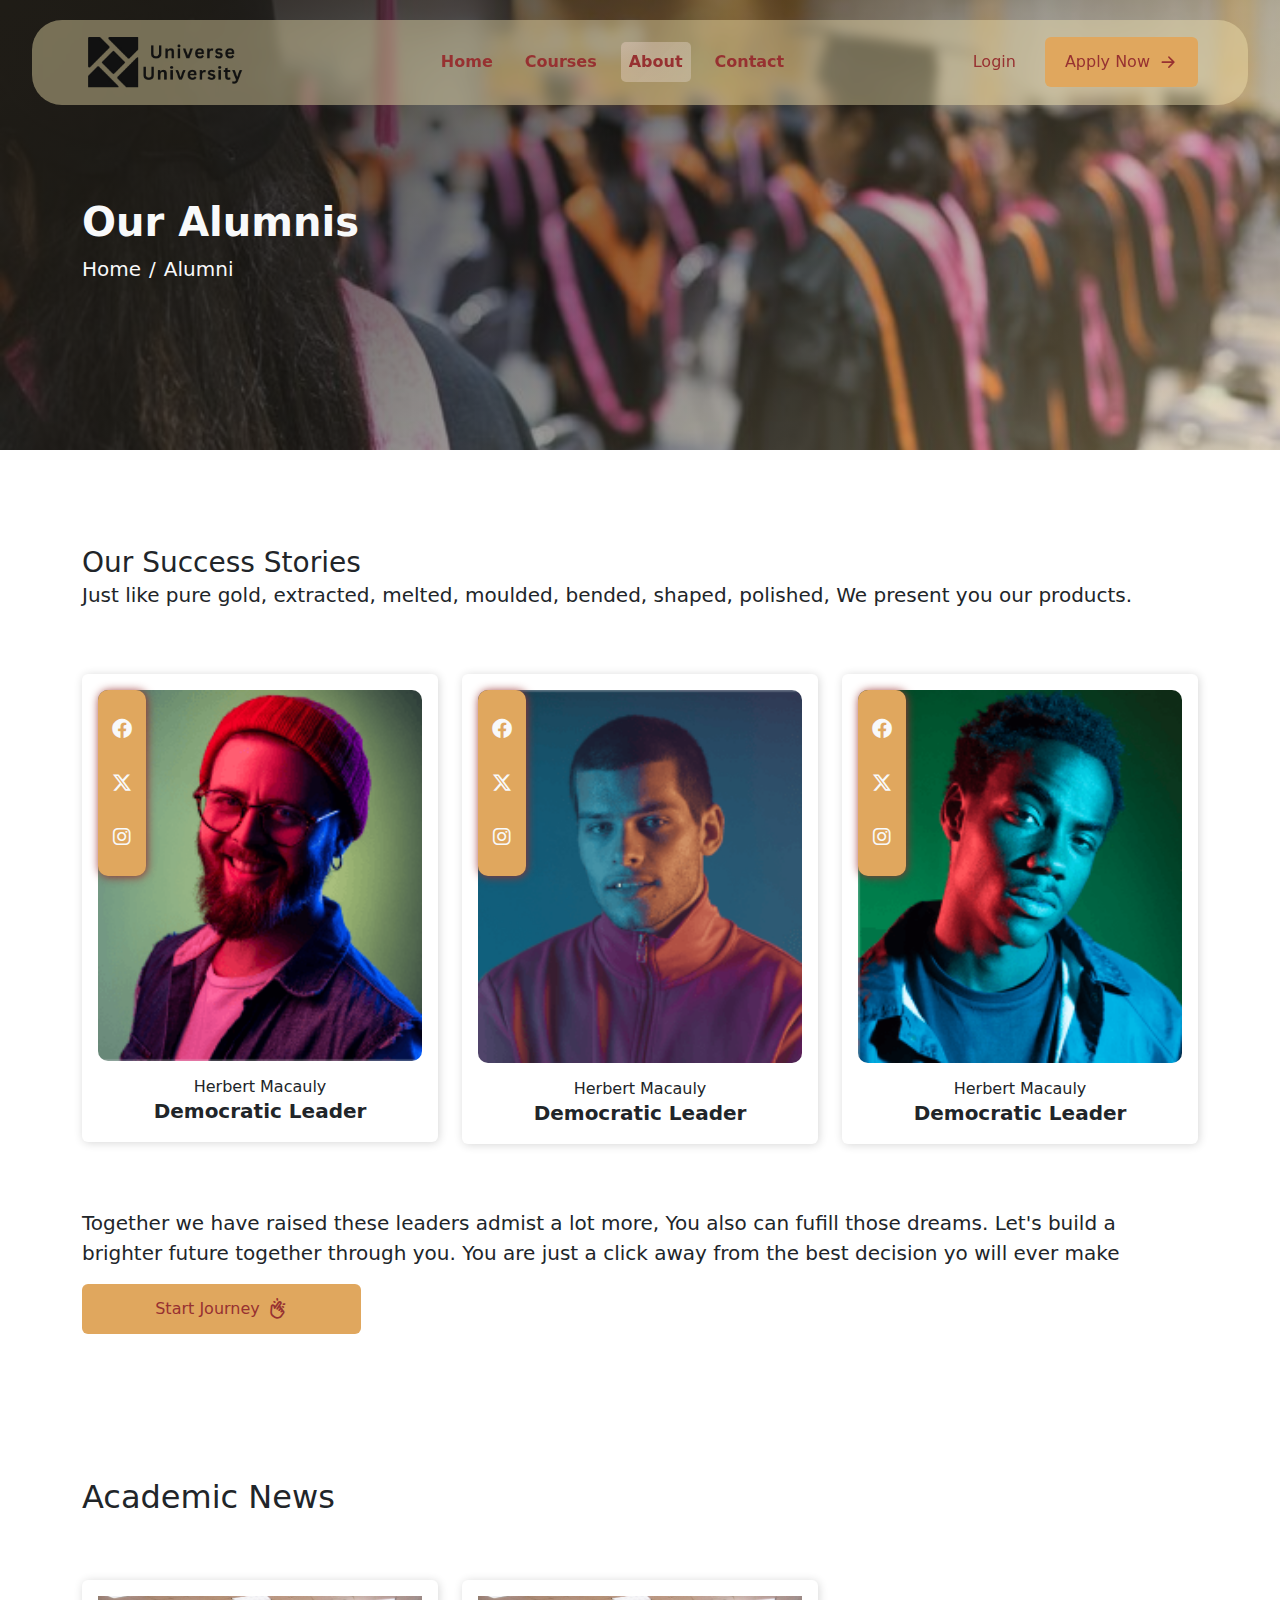
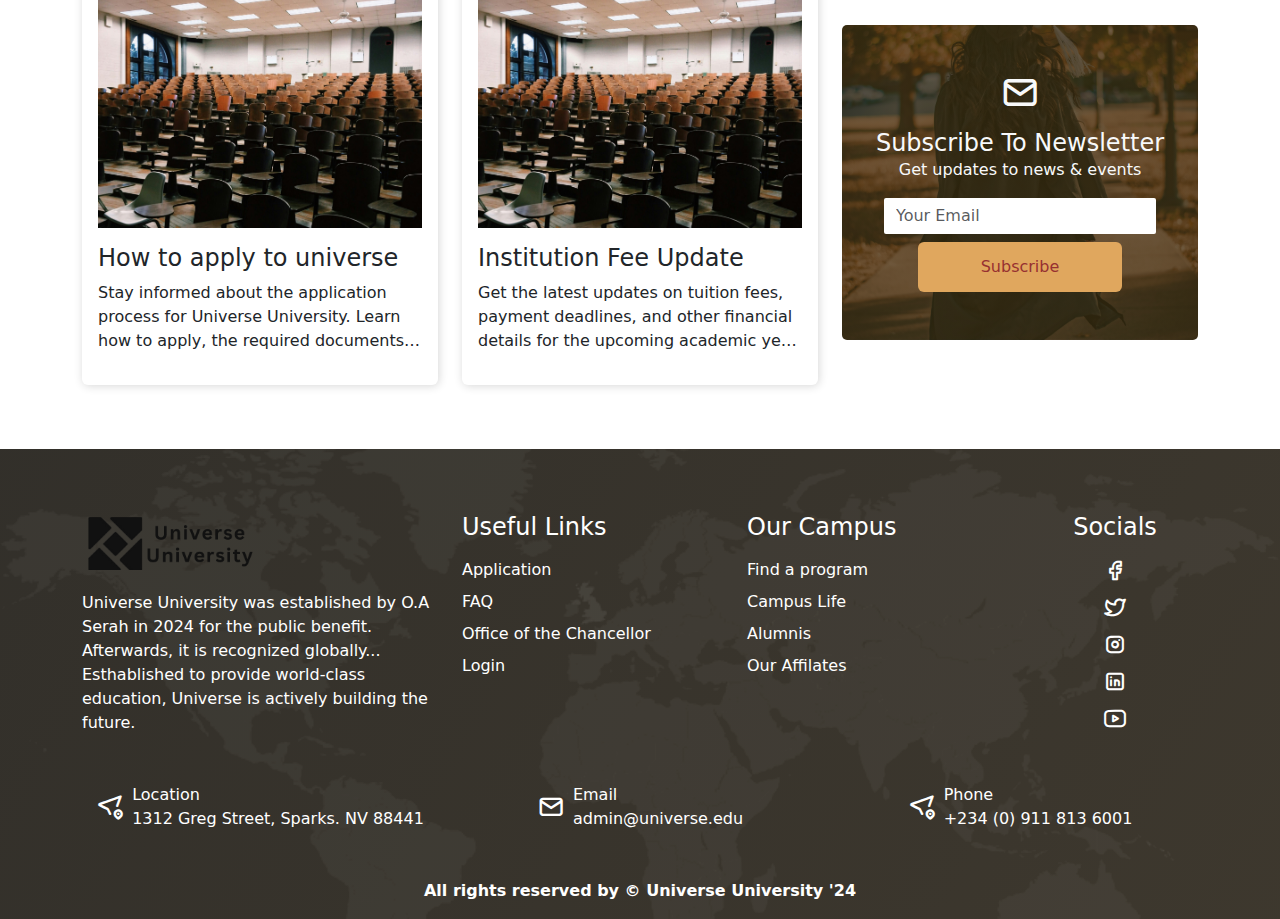
<file: alumni.html>
<!DOCTYPE html>
<html lang="en">
<head>
    <meta charset="UTF-8">
    <meta name="viewport" content="width=device-width, initial-scale=1.0">
    <title>Universe University</title>
    <link href="https://cdn.jsdelivr.net/npm/bootstrap@5.3.0/dist/css/bootstrap.min.css" rel="stylesheet">
    <link rel="stylesheet" href="offlines/tabler-icons/webfont/tabler-icons.min.css">
    <link rel="stylesheet" href="offlines/fontawesome-free-6.4.2-web/css/all.css">

    <link rel="stylesheet" href="styles.css">
    <link rel="stylesheet" href="responsiveness.css">
    <link rel="icon" href="images/single.png">
    <style>
     .R-herosection{
          background: linear-gradient(135deg, #1f1c16, #1f1c167c, #f9d58967), url(images/rearview-university-graduates-line-up-degree-award-university-graduation-ceremony-university-graduates-are-gathering-university-graduation-ceremony-crowd-graduates_201468-1158.jpg);
          background-position: center;
          background-size: cover;
     }
    </style>
</head>
<body>

    <div class="overflow-x-hidden">
        
        <nav class="navbar navbar-expand-lg fixed-top">
            <div class="container d-flex flex-row">
                <a class="navbar-brand" href="#" style="width: 15%;">
                    <img src="images/multiple2.png" alt="" class="img-fluid" width="" height="20px">
                </a>
                <button class="navbar-toggler" type="button" data-bs-toggle="collapse" data-bs-target="#navbarSupportedContent" aria-controls="navbarSupportedContent" aria-expanded="false" aria-label="Toggle navigation">
                    <span class="navbar-toggler-icon"></span>
                </button>
                <div class="collapse navbar-collapse pb-lg-0 pb-3" id="navbarSupportedContent">
                    <ul class="navbar-nav mx-auto gap-3 mb-2 mt-lg-0 mt-3 mb-lg-0">
                        <li class="nav-item">
                            <a class="nav-link px-2" aria-current="page" href="index.html">Home</a>
                        </li>
                        <li class="nav-item">
                            <a class="nav-link px-2" href="programmes.html">Courses</a>
                        </li>
                        <li class="nav-item">
                            <a class="nav-link px-2 active" href="about.html">About</a>
                        </li>
                        <li class="nav-item">
                            <a class="nav-link px-2" href="contact.html">Contact</a>
                        </li>
                    </ul>
                    <div class="d-flex flex-lg-row flex-column gap-3 align-items-lg-center align-items-start">
                        <a href="login.html" class="btn" style="color: var(--deepsy) !important;">Login</a>
                        <a href="applicationform.html" class="btn navbtn w-100 d-flex align-items-center gap-2 justify-content-center"><span>Apply Now</span> <i class="ti ti-arrow-right"></i></a>
                    </div>
                </div>
            </div>
        </nav>

        <section class="R-herosection py-5">
            <div class="container pt-5">
                <div class="row d-flex align-items-center justify-content-center">
                    <div class="col-12 h-100">
                        <div class="card bg-transparent text-light border-0">
                            <h1 class="fw-bold">Our Alumnis</h1>
                            <p class="fs-5 d-flex gap-2"><a class="nav-link" href="index.html">Home</a> / <a class="nav-link" href="#">Alumni</a></p>
                        </div>
                    </div>
                </div>
            </div>
        </section>

        <section class="alumni py-5" id="alumni">
            <div class="container">
                <div class="row">
                    <div class="col-12 py-5">
                        <div class="card bg-transparent border-0 w-100">
                            <h3 class="card-title m-0">Our Success Stories</h3>
                            <p class="m-0">Just like pure gold, extracted, melted, moulded, bended, shaped, polished, We present you our products.</p>
                        </div>
                    </div>
                    <div class="col-lg-4 col-md-6 col-12 mx-auto my-3">
                        <div class="alumnicard card p-3">
                            <div class="card-img">
                                <img src="images/img12.png" alt="..." class="img-fluid w-100">
                            </div>
                            <div class="card-text">
                                <div class="over">
                                    <a href="#" class="text-light"><i class="fab fa-facebook"></i></a>
                                    <a href="#" class="text-light"><i class="fab fa-x-twitter"></i></a>
                                    <a href="#" class="text-light"><i class="fab fa-instagram"></i></a>
                                </div>
                                <div class="down text-center pt-3">
                                    <h6 class="m-0">Herbert Macauly</h6>
                                    <strong>Democratic Leader</strong>
                                </div>
                            </div>
                        </div>
                    </div>
                    <div class="col-lg-4 col-md-6 col-12 mx-auto my-3">
                        <div class="alumnicard card p-3">
                            <div class="card-img">
                                <img src="images/img17.png" alt="..." class="img-fluid w-100">
                            </div>
                            <div class="card-text">
                                <div class="over">
                                    <a href="#" class="text-light"><i class="fab fa-facebook"></i></a>
                                    <a href="#" class="text-light"><i class="fab fa-x-twitter"></i></a>
                                    <a href="#" class="text-light"><i class="fab fa-instagram"></i></a>
                                </div>
                                <div class="down text-center pt-3">
                                    <h6 class="m-0">Herbert Macauly</h6>
                                    <strong>Democratic Leader</strong>
                                </div>
                            </div>
                        </div>
                    </div>
                    <div class="col-lg-4 col-md-6 col-12 mx-auto my-3">
                        <div class="alumnicard card p-3">
                            <div class="card-img">
                                <img src="images/img14.png" alt="..." class="img-fluid w-100">
                            </div>
                            <div class="card-text">
                                <div class="over">
                                    <a href="#" class="text-light"><i class="fab fa-facebook"></i></a>
                                    <a href="#" class="text-light"><i class="fab fa-x-twitter"></i></a>
                                    <a href="#" class="text-light"><i class="fab fa-instagram"></i></a>
                                </div>
                                <div class="down text-center pt-3">
                                    <h6 class="m-0">Herbert Macauly</h6>
                                    <strong>Democratic Leader</strong>
                                </div>
                            </div>
                        </div>
                    </div>
                    <div class="col-12 py-5">
                        <div class="card bg-transparent border-0 w-100">
                            <p class="m-0">Together we have raised these leaders admist a lot more, You also can fufill those dreams. Let's build a brighter future together through you. You are just a click away from the best decision yo will ever make</p>
                            <a href="applicationform.html" class="btn mt-3 herobtn d-flex align-items-center gap-2 justify-content-center w-25"><span>Start Journey</span><i class="ti ti-hand-click" style="transform: rotate(35deg);"></i></a>
                        </div>
                    </div>
                </div>
            </div>
        </section>

        <section class="newsletter py-5">
            <div class="container">
                <h2 class="mb-5">Academic News</h2>
                <div class="row align-items-center">
                    <div class="col-lg-8 col-12">
                        <div class="row news">
                            <div class="col-lg-6 col-md-6 my-3 col-12 mx-auto">
                                <a href="blog1.html" class="nav-link">
                                    <div class="card bg-transparent border-0 p-3">
                                        <div class="card-img">
                                            <img src="images/img21.jpg" alt="..." class="img-fluid">
                                        </div>
                                        <div class="card-text mt-3">
                                            <h4>How to apply to universe</h4>
                                            <p>Stay informed about the application process for Universe University. Learn how to apply, the required documents, and important deadlines. Our step-by-step guide will ensure you’re fully prepared to begin your journey at Universe University....</p>
                                        </div>
                                    </div>
                                </a>
                            </div>
                            <div class="col-lg-6 col-md-6 my-3 col-12 mx-auto">
                                <a href="blog2.html" class="nav-link">
                                    <div class="card bg-transparent border-0 p-3">
                                        <div class="card-img">
                                            <img src="images/img21.jpg" alt="..." class="img-fluid">
                                        </div>
                                        <div class="card-text mt-3">
                                            <h4>Institution Fee Update</h4>
                                            <p>Get the latest updates on tuition fees, payment deadlines, and other financial details for the upcoming academic year. This article covers everything you need to know to stay on track with your finances while studying at Universe University.</p>
                                        </div>
                                    </div>
                                </a>
                            </div>
                        </div>
                    </div>
                    <div class="col-lg-4 col-12 my-3 mx-auto">
                        <div class="subscribe py-5 px-2 text-light gap-3">
                            <i class="ti ti-mail fs-1"></i>
                            <div class="sub-text text-center">
                                <h4 class="m-0">Subscribe To Newsletter</h4>
                                <p class="m-0">Get updates to news & events</p>
                            </div>
                            <form action="index" class="w-100 text-center d-flex flex-column justify-content-center align-items-center gap-2">
                                <input type="email" placeholder="Your Email" class="form-control">
                                <button type="submit" class="btn formbtn">Subscribe</button>
                            </form>
                        </div>
                    </div>
                </div>
            </div>
        </section>

        <footer class="pt-5 pb-3">
            <div class="container">
                <div class="row">
                    <div class="col-lg-4 col-md-6 col-12 mt-3">
                        <img src="images/multiple2.png" alt="..." class="img-fluid w-50">
                        <p class="m-0 my-3">Universe University was established by O.A Serah in 2024 for the public benefit. Afterwards, it is recognized globally... Esthablished to provide world-class education, Universe is actively building the future.</p>
                    </div>
                    <div class="col-lg-3 col-md-6 col-12 mt-3">
                        <h4>Useful Links</h4>
                        <ul class="navbar-nav gap-2 mt-3">
                            <li><a class="nav-link p-0" href="applicationform.html">Application</a></li>
                            <li><a class="nav-link p-0" href="about.html#faq">FAQ</a></li>
                            <li><a class="nav-link p-0" href="chancelloroffice.html">Office of the Chancellor</a></li>
                            <li><a class="nav-link p-0" href="login.html">Login</a></li>
                        </ul>
                    </div>
                    <div class="col-lg-3 col-md-6 col-12 mt-3">
                        <h4>Our Campus</h4>
                        <ul class="navbar-nav gap-2 mt-3">
                            <li><a class="nav-link p-0" href="programmes.html">Find a program</a></li>
                            <li><a class="nav-link p-0" href="campuslife.html">Campus Life</a></li>
                            <li><a class="nav-link p-0" href="alumni.html">Alumnis</a></li>
                            <li><a class="nav-link p-0" href="affilate.html">Our Affilates</a></li>
                        </ul>
                    </div>
                    <div class="col-lg-2 col-md-6 col-12 mt-3 text-center">
                        <h4>Socials</h4>
                        <ul class="navbar-nav flex-lg-column flex-row gap-2 mt-3 justify-content-center">
                            <li><a href="#" class="nav-link p-0"><i class="fs-4 ti ti-brand-facebook"></i></a></li>
                            <li><a href="#" class="nav-link p-0"><i class="fs-4 ti ti-brand-twitter"></i></a></li>
                            <li><a href="#" class="nav-link p-0"><i class="fs-4 ti ti-brand-instagram"></i></a></li>
                            <li><a href="#" class="nav-link p-0"><i class="fs-4 ti ti-brand-linkedin"></i></a></li>
                            <li><a href="#" class="nav-link p-0"><i class="fs-4 ti ti-brand-youtube"></i></a></li>
                        </ul>
                    </div>
                    <div class="col-12 mt-3">
                        <div class="row align-items-center justify-content-center">
                            <div class="col-lg-4 col-md-4 col-12 mt-3">
                                <a class="nav-link" href="contact.html#contact">
                                    <div class="d-flex flex-lg-row flex-md-row flex-column align-items-center gap-lg-2 gap-md-2 text-center text-lg-start text-md-start justify-content-center">
                                        <i class="ti ti-location-pin fs-3"></i>
                                        <div class="d-grid">
                                            <span>Location</span>
                                            <span>1312 Greg Street, Sparks. NV 88441</span>
                                        </div>
                                    </div>
                                </a>
                            </div>
                            <div class="col-lg-4 col-md-4 col-12 mt-3">
                                <a class="nav-link" href="mailto:admin@universe.edu">
                                    <div class="d-flex flex-lg-row flex-md-row flex-column align-items-center gap-lg-2 gap-md-2 text-center text-lg-start text-md-start justify-content-center">
                                        <i class="ti ti-mail fs-3"></i>
                                        <div class="d-grid">
                                            <span>Email</span>
                                            <span>admin@universe.edu</span>
                                        </div>
                                    </div>
                                </a>
                            </div>
                            <div class="col-lg-4 col-md-4 col-12 mt-3 mx-auto">
                                <a class="nav-link" href="tel:+2349118136001">
                                    <div class="d-flex flex-lg-row flex-md-row flex-column align-items-center gap-lg-2 gap-md-2 text-center text-lg-start text-md-start justify-content-center">
                                        <i class="ti ti-location-pin fs-3"></i>
                                        <div class="d-grid">
                                            <span>Phone</span>
                                            <span>+234 (0) 911 813 6001</span>
                                        </div>
                                    </div>
                                </a>
                            </div>
                        </div>
                    </div>
                    <div class="col-12 text-center mt-5">
                        <b>All rights reserved by &copy; Universe University '24</b>
                    </div>
                </div>
            </div>
        </footer>
                
    </div>
    

    <script src="https://cdn.jsdelivr.net/npm/@popperjs/core@2.11.6/dist/umd/popper.min.js"></script>
    <script src="https://cdn.jsdelivr.net/npm/bootstrap@5.3.0/dist/js/bootstrap.min.js"></script>
   
</body>
</html>
</file>
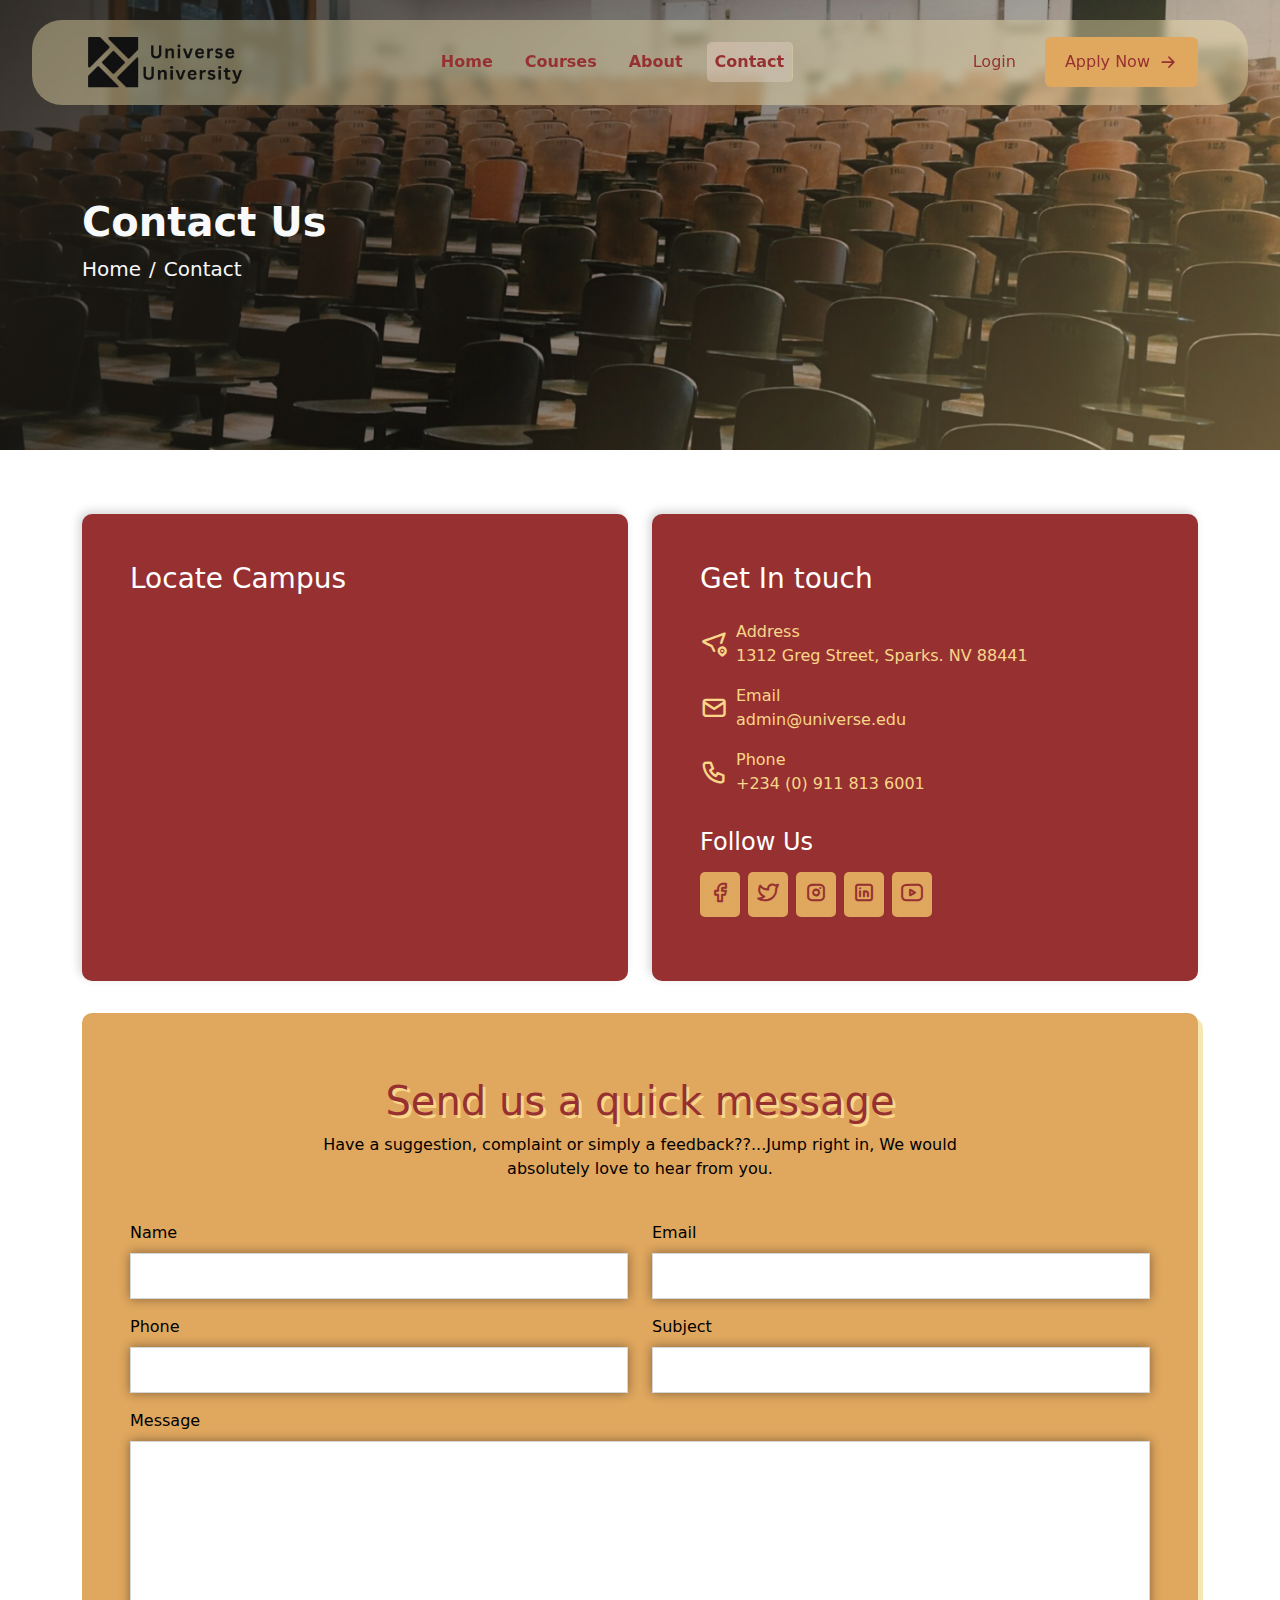
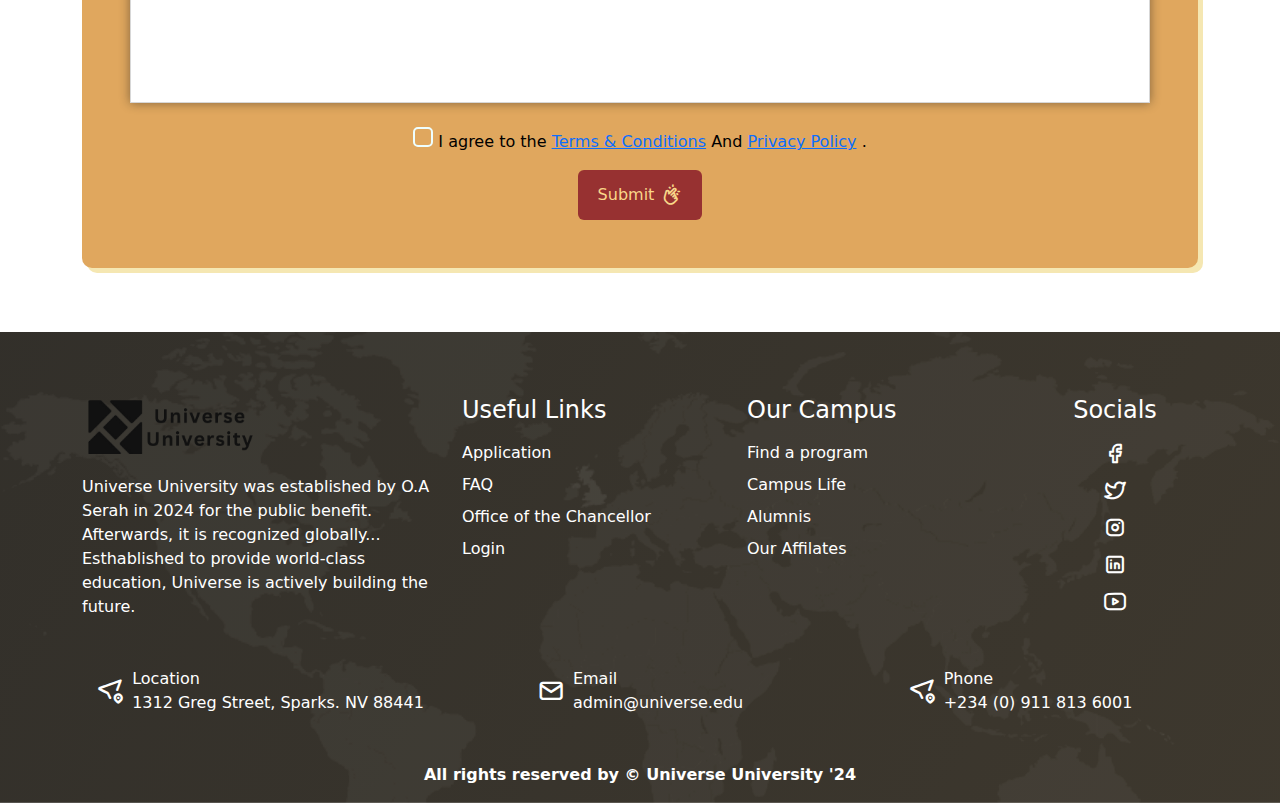
<file: contact.html>
<!DOCTYPE html>
<html lang="en">
<head>
    <meta charset="UTF-8">
    <meta name="viewport" content="width=device-width, initial-scale=1.0">
    <title>Document</title>
    <link href="https://cdn.jsdelivr.net/npm/bootstrap@5.3.0/dist/css/bootstrap.min.css" rel="stylesheet">
    <link rel="stylesheet" href="styles.css">
    <link rel="stylesheet" href="responsiveness.css">
    <link rel="stylesheet" href="offlines/tabler-icons/webfont/tabler-icons.min.css">
    
    <link rel="icon" href="images/single.png">

    <style>
        input[type="checkbox"].pick{
               width: 20px;
               height: 20px;
               border-radius: 5px;
               border: 2px solid #eff;
               -webkit-appearance: none;
               appearance: none;
               outline: none;
               cursor: pointer;
               position: relative;
               box-shadow: none;
          }
          input[type="checkbox"].pick:checked{
               background-color: black;
               border: none;
          }
          input[type="checkbox"].pick:checked::after{
               content: "";
               position: absolute;
               top: 40%;
               bottom: 50%;
               left: 50%;
               width: 65%;
               height: 35%;
               border: solid white;
               border-width: 0 0 3px 3px;
               transform: translate(-50%, -50%) rotate(-45deg);
          }
    </style>
</head>
<body>

    <div class="overflow-x-hidden">
        
        <nav class="navbar navbar-expand-lg fixed-top">
            <div class="container d-flex flex-row">
                <a class="navbar-brand" href="#" style="width: 15%;">
                    <img src="images/multiple2.png" alt="" class="img-fluid" width="" height="20px">
                </a>
                <button class="navbar-toggler" type="button" data-bs-toggle="collapse" data-bs-target="#navbarSupportedContent" aria-controls="navbarSupportedContent" aria-expanded="false" aria-label="Toggle navigation">
                    <span class="navbar-toggler-icon"></span>
                </button>
                <div class="collapse navbar-collapse pb-lg-0 pb-3" id="navbarSupportedContent">
                    <ul class="navbar-nav mx-auto gap-3 mb-2 mt-lg-0 mt-3 mb-lg-0">
                        <li class="nav-item">
                            <a class="nav-link px-2" aria-current="page" href="index.html">Home</a>
                        </li>
                        <li class="nav-item">
                            <a class="nav-link px-2" href="programmes.html">Courses</a>
                        </li>
                        <li class="nav-item">
                            <a class="nav-link px-2" href="about.html">About</a>
                        </li>
                        <li class="nav-item">
                            <a class="nav-link px-2 active" href="contact.html">Contact</a>
                        </li>
                    </ul>
                    <div class="d-flex flex-lg-row flex-column gap-3 align-items-lg-center align-items-start">
                        <a href="login.html" class="btn" style="color: var(--deepsy) !important;">Login</a>
                        <a href="applicationform.html" class="btn navbtn w-100 d-flex align-items-center gap-2 justify-content-center"><span>Apply Now</span> <i class="ti ti-arrow-right"></i></a>
                    </div>
                </div>
            </div>
        </nav>

        <section class="R-herosection py-5">
            <div class="container pt-5">
                <div class="row d-flex align-items-center justify-content-center">
                    <div class="col-12 h-100">
                        <div class="card bg-transparent text-light border-0">
                            <h1 class="fw-bold">Contact Us</h1>
                            <p class="fs-5 d-flex gap-2"><a class="nav-link" href="index.html">Home</a> / <a class="nav-link" href="#">Contact</a></p>
                        </div>
                    </div>
                </div>
            </div>
        </section>

        <section class="contact py-5" id="contact">
            <div class="container">
                <div class="row justify-content-between" style="flex-direction: row-reverse;">
                    <div class="col-lg-6 col-12 my-3">
                        <div class="card contactcard p-5">
                            <h3>Get In touch</h3>
                            <div class="my-3 d-flex flex-column gap-3">
                                <a class="nav-link" href="">
                                    <div class="d-flex align-items-center gap-2">
                                        <i class="ti ti-location-pin fs-3"></i>
                                        <div class="d-grid">
                                            <span>Address</span>
                                            <span>1312 Greg Street, Sparks. NV 88441</span>
                                        </div>
                                    </div>
                                </a>
                                <a class="nav-link" href="mailto:admin@universe.edu">
                                    <div class="d-flex align-items-center gap-2">
                                        <i class="ti ti-mail fs-3"></i>
                                        <div class="d-grid">
                                            <span>Email</span>
                                            <span>admin@universe.edu</span>
                                        </div>
                                    </div>
                                </a>
                                <a class="nav-link" href="tel:+2349118136001">
                                    <div class="d-flex align-items-center gap-2">
                                        <i class="ti ti-phone fs-3"></i>
                                        <div class="d-grid">
                                            <span>Phone</span>
                                            <span>+234 (0) 911 813 6001</span>
                                        </div>
                                    </div>
                                </a>
                            </div>
                            <div class="my-3">
                                <h4>Follow Us</h4>
                                <ul class="navbar-nav flex-row gap-2 mt-3">
                                    <li class="p-2"><a href="#" class="nav-link p-0"><i class="fs-4 ti ti-brand-facebook"></i></a></li>
                                    <li class="p-2"><a href="#" class="nav-link p-0"><i class="fs-4 ti ti-brand-twitter"></i></a></li>
                                    <li class="p-2"><a href="#" class="nav-link p-0"><i class="fs-4 ti ti-brand-instagram"></i></a></li>
                                    <li class="p-2"><a href="#" class="nav-link p-0"><i class="fs-4 ti ti-brand-linkedin"></i></a></li>
                                    <li class="p-2"><a href="#" class="nav-link p-0"><i class="fs-4 ti ti-brand-youtube"></i></a></li>
                                </ul>
                            </div>
                        </div>
                    </div>
                    <div class="col-lg-6 col-12 my-3">
                        <div class="card contactcard p-5">
                            <h3>Locate Campus</h3>
                            <div class="card-img my-3 h-100">
                                <!-- <div id="map"></div> -->
                                <iframe src="https://www.google.com/maps/embed?pb=!4v1718298184713!6m8!1m7!1spdUEc38wJpp1C5Ct3zeRpw!2m2!1d8.17011009125373!2d4.262775532773894!3f290.9362!4f0!5f0.7820865974627469" width="100%" height="290" style="border:0;" allowfullscreen="" loading="lazy"></iframe>
                            </div>
                        </div>
                    </div>
                    <div class="col-12 my-3">
                        <form action="contact" class="applyform p-lg-5 p-md-5 p-4">
                            <div class="row">
                                <div class="col-12 my-3 text-center">
                                    <h1>Send us a quick message</h1>
                                    <p class="mx-auto" style="width: 70%;">Have a suggestion, complaint or simply a feedback??...Jump right in, We would absolutely love to hear from you.</p>
                                </div>
                                <div class="col-lg-6 col-md-6 col-12 d-grid gap-2 my-2">
                                    <label for="name">Name</label>
                                    <input type="text" class="form-control" id="name">
                                </div>
                                <div class="col-lg-6 col-md-6 col-12 d-grid gap-2 my-2">
                                    <label for="email">Email</label>
                                    <input type="email" class="form-control" id="email">
                                </div>
                                <div class="col-lg-6 col-md-6 col-12 d-grid gap-2 my-2">
                                    <label for="phone">Phone</label>
                                    <input type="tel" class="form-control" id="phone" autocomplete="tel">
                                </div>
                                <div class="col-lg-6 col-md-6 col-12 d-grid gap-2 my-2">
                                    <label for="subject">Subject</label>
                                    <input type="text" class="form-control" id="subject">
                                </div>
                                <div class="col-12 d-grid gap-2 my-2">
                                    <label for="message">Message</label>
                                    <textarea class="form-control" rows="10" id="message" style="text-transform: none;"></textarea>
                                </div>
                            </div>
                            <p class="mt-3 text-center">
                                <input type="checkbox" class="pick" id="">
                                <span>I agree to the <a href="#">Terms & Conditions</a> And <a href="#">Privacy Policy</a> .</span>
                            </p>
                            <button type="submit" class="btn mt-3 mx-auto herobtn d-flex align-items-center gap-2 justify-content-center" style="background: var(--deepsy); color: var(--deeper);"><span>Submit</span><i class="ti ti-hand-click"></i></button>
                        </form>
                    </div>
                </div>
            </div>
        </section>

        <footer class="pt-5 pb-3">
            <div class="container">
                <div class="row">
                    <div class="col-lg-4 col-md-6 col-12 mt-3">
                        <img src="images/multiple2.png" alt="..." class="img-fluid w-50">
                        <p class="m-0 my-3">Universe University was established by O.A Serah in 2024 for the public benefit. Afterwards, it is recognized globally... Esthablished to provide world-class education, Universe is actively building the future.</p>
                    </div>
                    <div class="col-lg-3 col-md-6 col-12 mt-3">
                        <h4>Useful Links</h4>
                        <ul class="navbar-nav gap-2 mt-3">
                            <li><a class="nav-link p-0" href="applicationform.html">Application</a></li>
                            <li><a class="nav-link p-0" href="about.html#faq">FAQ</a></li>
                            <li><a class="nav-link p-0" href="chancelloroffice.html">Office of the Chancellor</a></li>
                            <li><a class="nav-link p-0" href="login.html">Login</a></li>
                        </ul>
                    </div>
                    <div class="col-lg-3 col-md-6 col-12 mt-3">
                        <h4>Our Campus</h4>
                        <ul class="navbar-nav gap-2 mt-3">
                            <li><a class="nav-link p-0" href="programmes.html">Find a program</a></li>
                            <li><a class="nav-link p-0" href="campuslife.html">Campus Life</a></li>
                            <li><a class="nav-link p-0" href="alumni.html">Alumnis</a></li>
                            <li><a class="nav-link p-0" href="affilate.html">Our Affilates</a></li>
                        </ul>
                    </div>
                    <div class="col-lg-2 col-md-6 col-12 mt-3 text-center">
                        <h4>Socials</h4>
                        <ul class="navbar-nav flex-lg-column flex-row gap-2 mt-3 justify-content-center">
                            <li><a href="#" class="nav-link p-0"><i class="fs-4 ti ti-brand-facebook"></i></a></li>
                            <li><a href="#" class="nav-link p-0"><i class="fs-4 ti ti-brand-twitter"></i></a></li>
                            <li><a href="#" class="nav-link p-0"><i class="fs-4 ti ti-brand-instagram"></i></a></li>
                            <li><a href="#" class="nav-link p-0"><i class="fs-4 ti ti-brand-linkedin"></i></a></li>
                            <li><a href="#" class="nav-link p-0"><i class="fs-4 ti ti-brand-youtube"></i></a></li>
                        </ul>
                    </div>
                    <div class="col-12 mt-3">
                        <div class="row align-items-center justify-content-center">
                            <div class="col-lg-4 col-md-4 col-12 mt-3">
                                <a class="nav-link" href="contact.html#contact">
                                    <div class="d-flex flex-lg-row flex-md-row flex-column align-items-center gap-lg-2 gap-md-2 text-center text-lg-start text-md-start justify-content-center">
                                        <i class="ti ti-location-pin fs-3"></i>
                                        <div class="d-grid">
                                            <span>Location</span>
                                            <span>1312 Greg Street, Sparks. NV 88441</span>
                                        </div>
                                    </div>
                                </a>
                            </div>
                            <div class="col-lg-4 col-md-4 col-12 mt-3">
                                <a class="nav-link" href="mailto:admin@universe.edu">
                                    <div class="d-flex flex-lg-row flex-md-row flex-column align-items-center gap-lg-2 gap-md-2 text-center text-lg-start text-md-start justify-content-center">
                                        <i class="ti ti-mail fs-3"></i>
                                        <div class="d-grid">
                                            <span>Email</span>
                                            <span>admin@universe.edu</span>
                                        </div>
                                    </div>
                                </a>
                            </div>
                            <div class="col-lg-4 col-md-4 col-12 mt-3 mx-auto">
                                <a class="nav-link" href="tel:+2349118136001">
                                    <div class="d-flex flex-lg-row flex-md-row flex-column align-items-center gap-lg-2 gap-md-2 text-center text-lg-start text-md-start justify-content-center">
                                        <i class="ti ti-location-pin fs-3"></i>
                                        <div class="d-grid">
                                            <span>Phone</span>
                                            <span>+234 (0) 911 813 6001</span>
                                        </div>
                                    </div>
                                </a>
                            </div>
                        </div>
                    </div>
                    <div class="col-12 text-center mt-5">
                        <b>All rights reserved by &copy; Universe University '24</b>
                    </div>
                </div>
            </div>
        </footer>
                
    </div>
    

    <script src="https://cdn.jsdelivr.net/npm/@popperjs/core@2.11.6/dist/umd/popper.min.js"></script>
    <script src="https://cdn.jsdelivr.net/npm/bootstrap@5.3.0/dist/js/bootstrap.min.js"></script>
</body>
</html>
</file>
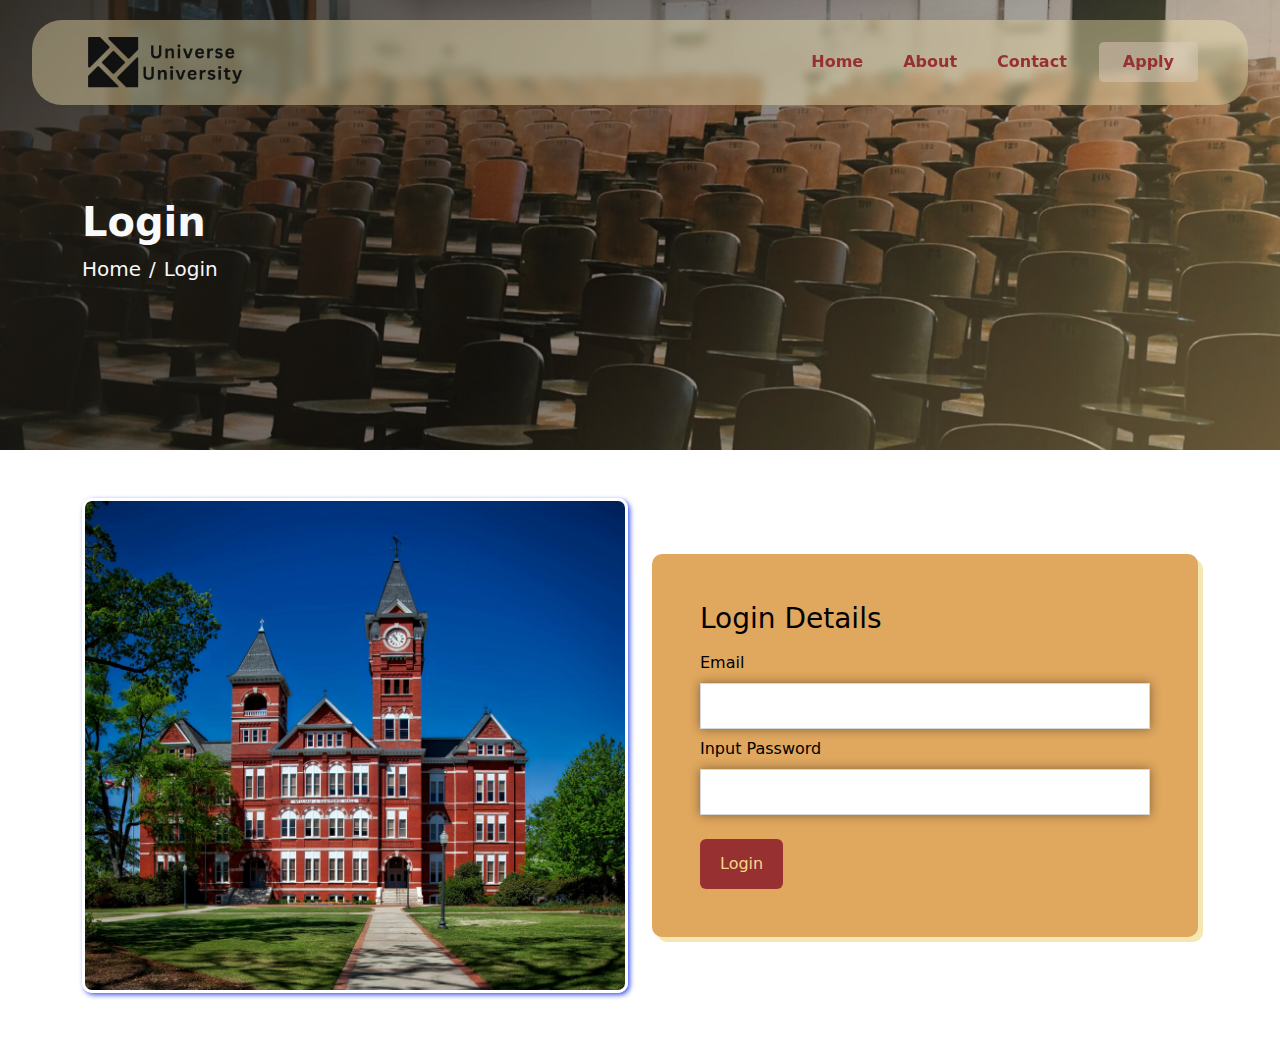
<file: login.html>
<!DOCTYPE html>
<html lang="en">
<head>
    <meta charset="UTF-8">
    <meta name="viewport" content="width=device-width, initial-scale=1.0">
    <title>Application</title>
    <link href="https://cdn.jsdelivr.net/npm/bootstrap@5.3.0/dist/css/bootstrap.min.css" rel="stylesheet">
    <link rel="stylesheet" href="offlines/tabler-icons/webfont/tabler-icons.min.css">
    <link rel="stylesheet" href="offlines/fontawesome-free-6.4.2-web/css/all.css">

    <link rel="stylesheet" href="styles.css">
    <link rel="stylesheet" href="responsiveness.css">
    <link rel="icon" href="images/single.png">
    
</head>
<body>

     <div class="overflow-x-hidden">
          
          <nav class="navbar navbar-expand-lg fixed-top">
               <div class="container">
                    <a class="navbar-brand" href="#" style="width: 15%;">
                    <img src="images/multiple2.png" alt="" class="img-fluid">
                    </a>
                    <button class="navbar-toggler" type="button" data-bs-toggle="collapse" data-bs-target="#navbarSupportedContent" aria-controls="navbarSupportedContent" aria-expanded="false" aria-label="Toggle navigation">
                    <span class="navbar-toggler-icon"></span>
                    </button>
                    <div class="collapse navbar-collapse" id="navbarSupportedContent">
                    <ul class="navbar-nav ms-auto align-items-center gap-4 mb-2 mb-lg-0">
                         <li class="nav-item">
                              <a class="nav-link px-2 text-light" href="index.html">Home</a>
                         </li>
                         <li class="nav-item">
                              <a class="nav-link px-2 text-light" href="about.html">About</a>
                         </li>
                         <li class="nav-item">
                              <a class="nav-link px-2 text-light" href="contact.html">Contact</a>
                         </li>
                         <li class="nav-item w-100 text-center">
                              <a class="nav-link active px-4" href="applicationform.html">Apply</a>
                         </li>
                    </ul>
                    </div>
               </div>
          </nav>

          <section class="R-herosection py-5">
               <div class="container pt-5">
                    <div class="row d-flex align-items-center justify-content-center">
                    <div class="col-12 h-100">
                         <div class="card bg-transparent text-light">
                              <h1 class="fw-bold">Login</h1>
                              <p class="fs-5 d-flex gap-2"><a class="nav-link" href="index.html">Home</a> / <a class="nav-link" href="#">Login</a></p>
                         </div>
                    </div>
                    </div>
               </div>
          </section>

          <section class="login py-5">
          <div class="container">
               <div class="row align-items-center">
                    <div class="col-6 d-lg-block d-none login-img">
                         <img src="images/img3.jpg" alt="..." class="img-fluid">
                    </div>
                    <div class="col-lg-6">
                         <form class="applyform p-5" id="loginForm">
                         <div class="col-12 mb-3">
                              <h3>Login Details</h3>
                         </div>
                         <div class="col-12 d-flex flex-column gap-2 my-2">
                              <label for="emailOrMatric">Email</label>
                              <input type="text" class="form-control" required id="emailOrMatric" name="emailOrMatric" autocomplete="email">
                         </div>
                         <div class="col-12 d-flex flex-column gap-2 my-2">
                              <label for="password">Input Password</label>
                              <input type="password" class="form-control" required id="password" name="password" autocomplete="current-password">
                         </div>
                         <button type="submit" class="btn mt-3 herobtn" style="background: var(--deepsy); color: var(--deeper);">Login</button>
                         </form>
                    </div>
               </div>
          </div>
          </section>

     </div>
    
    <script src="https://cdn.jsdelivr.net/npm/@popperjs/core@2.11.6/dist/umd/popper.min.js"></script>
    <script src="https://cdn.jsdelivr.net/npm/bootstrap@5.3.0/dist/js/bootstrap.min.js"></script>
</body>
</html>
</file>
<file: styles.css>
:root{
    --deep: #F5E7B2;
    --deeper: #F9D689;
    --deepest: #E0A75E;
    --deepsy: #973131;
}
*{
    margin: 0;
    padding: 0;
    box-sizing: border-box;
}
::-webkit-scrollbar{
    display: none;
}
.blog .card{
    border: 3px solid var(--deepsy);
}
.nav-brand{
    border: none;
    outline: none;
}
.navbtn,
.herobtn,
.aboutbtn,
.academicsbtn,
.formbtn,
.howbtn,
.refresh,
.filterBtn{
    background: var(--deepest);
    color: var(--deepsy);
    padding: 10px 20px;
    border: none;
    outline: none;
    height: 50px;
    .ti{
        font-size: 20px;
    }
}
.navbtn:hover,
.herobtn:hover,
.aboutbtn:hover,
.howbtn:hover,
.formbtn:hover,
.academicsbtn:hover{
    background: var(--deepest);
    color: var(--deepsy);
}
.navbar{
    background: #F5E7B26a;
    backdrop-filter: blur(5px);
    color: #fff;
    width: 95%;
    margin: 20px auto;
    border-radius: 30px;
}
.navbar .active,
.navbar .nav-link{
    color: var(--deepsy) !important;
    font-weight: 600;
}
.navbar .active,
.navbar .nav-link:hover,
.navbar .nav-link:active,
.navbar .nav-link:focus{
    font-weight: 800;
    color: var(--deepsy);
    background: linear-gradient(135deg, #aa64e819, #4259ee16);
    backdrop-filter: blur(20px);
    border-radius: 5px;
}
.herosection{
    background: linear-gradient(135deg, #1f1c16e9, #1f1c167c, #f9d58967), url(images/img3.jpg);
    background-position: center;
    background-size: cover;
    height: 100vh;
    display: flex;
    place-items: center;
}
.herosection .card{
    color: #ffffff;
}
.herosection h1{
    font-size: 45px;
}
.herosection .card,
.about .card,
.campinfo .campinfocard{
    width: 90%;
    line-height: 1.5;
}
.academics .acadcard{
    font-size: 15px;
    height: 500px;
}
.campinfo .statcard{
    background: #ffffffee;
}
.campinfo .statistics{
    font-size: 2rem;
    font-weight: 900;
}
.campinfo h6{
    font-size: 14px;
}
.real-about .card-img,
.about .card-img,
.campinfo .card-img{
    border: 10px solid var(--deepsy);
    overflow: hidden;
    height: 360px;
    border-radius: 20px;
}
.real-about .card-img:hover img,
.about .card-img:hover img,
.campinfo .card-img:hover img{
    transform: scale(1.08);
    transition:.2s;
}
.campinfo .statcard,
.how .howcard,
.news .card,
.academics .acadcard{
    box-shadow: 1px 1px 10px #d7d7d7;
}
.campinfo .statcard:hover,
.how .howcard:hover,
.academics .acadcard:hover{
    scale: 1.05;
    transition: .2s;
    cursor: pointer;
    box-shadow: 1px 1px 10px var(--deep);
}
.academicsbtn{
    width: 50% !important;
}
.how .howcard:hover .number{
    transition: .8s;
    -webkit-text-stroke: 5px var(--deepest);
}
.how .number{
    opacity: 0.2;
    color: transparent;
    padding: 0;
    margin: 0;
    background-size: cover;
    background-position: center;
    -webkit-background-clip: text;
    background: var(--deep);
    background-clip: text;
    -webkit-text-stroke: 1px #28282257;
    font-size: 12rem;
    position: absolute;
    right: 0;
    z-index: -1;
    transform: translateY(-30%);
    font-weight: 900;
}
.how .howcard{
    position: relative;
    line-height: 1.8;
}
.testimonials{
    background: #F5E7B236;
    height: max-content;
    overflow: hidden;
}
.testimonials .testicard h4{
    line-height: 1.5;
}
.testimonials .testicard .ti,
.testimonials .testicard .rating{
    font-size: 20px;
    color: #ffa200d4;
}
.testimonials .testicard::before,
.testimonials .testicard::after{
    width: 100%;
    height: 100%;
    position: absolute;
    opacity: 30%;
    color: transparent;
    padding: 0;
    margin: 0;
    -webkit-background-clip: text;
    background: var(--deepsy);
    background-clip: text;
    z-index: -1;
    font-size: 6.5rem;
    font-weight: 900;
    text-shadow: 3px 3px 0px var(--deepest);
    -webkit-text-stroke: 1px var(--deepest);
    color: var(--deepsy);
}
.testimonials .testicard{
    animation: fade 0.5s ease 0s 1;
}
.testimonials .testicard::before{
    content: "Universe";
    left: 10%;
    top: 10%;
}
.testimonials .testicard::after{
    content: "University";
    left: 100%;
    top: 15%;
}
.testimonials .testimgs{
    display: flex;
    justify-content: center;
    flex-wrap: wrap;
    gap: 2rem;
    margin-left: auto;
}
.testimonials .testimgs img:hover,
.testimonials .testimgs img.selected,
.testimonials .testimgs img:focus{
    transform: scale(1.05);
    opacity: 1;
    border-color: var(--states-focused, var(--deeper));
}
.testimonials .testimgs img{
    width: 25%;
    cursor: pointer;
    opacity: 60%;
    border: 10px solid #ffffff;
    box-shadow: 10px 10px 10px #7979795c;
}
.gallery .gallery-img{
    text-align: center !important;
    cursor: pointer;
    overflow: hidden;
    position: relative;
}
.gallery .gallery-img img:hover{
    transition: .2s linear;
    scale: 1.05;
}
.gallery .gallery-img .last-child{
    position: absolute;
    content: "+";
    bottom: 0;
    right: 0;
    font-size: 2rem;
    line-height: 30px;
    font-weight: 600;
    display: flex;
    align-items: center;
    justify-content: center;
    background: linear-gradient(#0000006a, #0000006a), url(images/single.png);
    background-position: center;
    background-size: cover;
    color: white;
    width: 25%;
    height: 200px;
}
.gallery .gallery-img img{
    cursor: zoom-in;
    transition: all 3s ease;
    width: 25%;
    height: 200px;
    object-fit: cover;
}
.modal.fade{
    width: 100vw !important;
    max-height: 90vh !important;
}
.modal img{
    cursor: zoom-in;
}
.modal .control-btn .btn{
    background: var(--deepsy) !important;
    border-radius: 1rem;
    display: flex;
    justify-content: center;
    align-items: center;
    width: 50px;
    height: 50px;
    color: var(--deeper) !important;
}
.newsletter .card{
    position: relative;
    overflow: hidden;
}
.newsletter .card p{
    overflow: hidden;
    display: -webkit-box;
    -webkit-box-orient: vertical;
    -webkit-line-clamp: 3;
    line-clamp: 3;
}
.newsletter .card:hover::before{
    visibility: visible;
}
.newsletter .card::before{
    position: absolute;
    top: 0;
    left: 0;
    content: "Continue Reading...";
    width: 100%;
    height: 100%;
    display: flex;
    align-items: center;
    justify-content: center;
    font-size: 2rem;
    font-weight: 600;
    background: #000000cb;
    color: #fff;
    color: var(--deepest);
    visibility: hidden;
    transition: visibility .1s;
}
.newsletter .subscribe{
    border-radius: 5px;
    background: linear-gradient(135deg, #362809b1, #362809b9), url(images/img11.jpg);
    background-size: cover;
    background-position: center;
    background-repeat: no-repeat;
    display: flex;
    place-items: center;
    justify-content: center;
    align-items: center;
    flex-direction: column;
}
.newsletter .subscribe .form-control{
    box-shadow: none;
    border: none;
    outline: none;
    border-radius: 2px;
    width: 80%;
}
.newsletter .subscribe .btn{
    width: 60%;
}
footer{
    background: url(images/img22.png), linear-gradient(300deg,#2b251ae9, #1f1c16e9);
    background-position: center;
    background-size: cover;
    position: relative;
    background-repeat: no-repeat;
    color: #fff;
}
footer .nav-link:hover{
    color: var(--deepest);
}
.R-herosection{
    background: linear-gradient(135deg, #1f1c16e9, #1f1c167c, #f9d58967), url(images/img21.jpg);
    background-position: center;
    background-size: cover;
    height: 50vh;
    display: flex;
    place-items: center;
}
.campus-hero{
    background: url(https://templates.hibootstrap.com/sanu/default/assets/images/banner/banner-img3.jpg);
    background-position: center;
    background-size: cover;
}
.undergrad-hero{
    background: linear-gradient(207deg, #00000060, #0000009d), url(images/rearview-university-graduates-line-up-degree-award-university-graduation-ceremony-university-graduates-are-gathering-university-graduation-ceremony-crowd-graduates_201468-1158.jpg);
    background-position: center;
    background-size: cover;
}
.R-herosection .card{
    border: none;
}
.recreational .card{
    height: 250px !important;
    overflow: hidden;
    border-radius: 20px;
}
.recreational .fff{
    height: 350px !important;
}
.recreational .card:hover img{
    transform: scale(1.08);
    transition: .2s;
}
.recreational .card .card-body{
    width: 100%;
    height: 100%;
    background: #00000079;
    position: absolute;
    color: #fff;
    top: 0;
    left: 0;
    display: flex;
    flex-direction: column;
    justify-content: end;
    align-items: end;
}
.recreational .card .card-body .card-title{
    font-size: 2rem;
}
.contact .contactcard{
    background: var(--deepsy);
    border: none;
    border-radius: 10px;
    color: var(--deeper);
    box-shadow: -3px -3px 10px #d7d7d7;
}
.contactcard h3,
.contactcard h4{
    color: #fff;
}
.contactcard h1{
    font-weight: 900;
}
.contactcard .form-control{
    box-shadow: 0px 0px 10px #d7d7d7;
    border-color: #d7d7d7;
    border-radius: 0px;
    padding: 10px 0px;
    text-indent: 10px;
    text-transform: uppercase;
}
.contact li{
    background: var(--deepest);
    color: var(--deepsy);
    display: flex;
    justify-content: center;
    align-items: center;
    place-items: center;
    border-radius: 5px;
}
.about2{
    line-height: 25px;
}
.about2 ul li{
    margin-bottom: 1rem;
}
.about2 .card-img1{
    float: left;
    clear: both;
    width: 50%;
}
.about2 .card-img1 img,
.about2 .card-img2 img{
    border: 5px solid var(--deepsy);
    border-radius: 10px;
    overflow: hidden;
}
.about2 .card-img2{
    float: right;
    clear: both;
    width: 50%;
}
.about2 li,
.chancellor li{
    list-style: none;
    word-spacing: 3px;
}
.yyyy{
    position: relative;
    font-size: 18px;
}
.yyyy ul,
.yyyy .text{
    width: 48%;
}
.yyyy ul{
    font-size: 16px;
}
.yyyy::after{
    content: "Our Affilates";
    position: absolute;
    bottom: 30%;
    left: -15%;
    width: 50%;
    rotate: 90deg;
    line-height: 7rem;
    font-size: 8rem;
    font-weight: 900;
    -webkit-text-stroke: 1px var(--deepsy);
    color: var(--deep);
    z-index: -1;
    opacity: 20%;

}
.text::first-letter{
    color: var(--deepsy) !important;
    font-size: 2rem;
    font-weight: 900;
}
.about2 li::before,
.chancellor li::before{
    opacity: 80%;
    content: "";
    margin-right: .3rem;
    width: 50px;
    height: 50px;
    padding: 0 .5rem;
    background: url("images/single.png");
    background-size: contain;
    background-repeat: no-repeat;
    background-position: center;
}
.real-about .card-img{
    border: 5px solid var(--deepsy);
    border-radius: 10px;
    overflow: hidden;
    float: left;
    width: 50%;
}
.real-about .card-body{
    padding: 0px 2rem;
    font-size: 18px;
    line-height: 30px;
}
.faqs{
    padding: 2rem;
    box-shadow: 5px 5px 20px #d7d7d7;
}
.faqs .icon{
    transition: transform 0.3s;
}
.faqs .card{
    margin-bottom: 1rem;
    border: none;
}
.faqs .card-body{
    border-top: 1px solid #dee2e6;
}
.faqs .card:not(:last-of-type) .card-header{
    border-bottom: 1px solid #dee2e6;
}
.faq h1{
    color: var(--deepsy);
}
.faq .accordion-button{
    color: #425aee;
    color: var(--deepest);
    box-shadow: 5px 5px 20px #d7d7d7;
}
.faq .accordion-body{
    color: #000;
}
.faq .accordion-header{
    position: relative;
    display: flex;
    justify-content: space-between;
    align-items: center;
    background-color: #f7f7f7;
    padding: 1rem;
    border: 1px solid #dee2e6;
    border-radius: 0.25rem;
    box-shadow: 0 4px 6px rgba(0, 0, 0, 0.1);
    transition: background-color 0.3s;
    text-decoration: none !important;
}
.faq .accordion-header:hover{
    background-color: #e9ecef;
}
.progFaq .accordion-button{
    color: var(--deepsy);
    font-weight: 600;
    border-radius: 10px !important;
    box-shadow: 5px 5px 20px #d7d7d7;
}
.progFaq .accordion-body{
    color: #000;
}
.progFaq .accordion-header{
    position: relative;
    display: flex;
    justify-content: space-between;
    align-items: center;
    background-color: #f7f7f7;
    padding: 1rem;
    border: 1px solid #dee2e6;
    border-radius: 10px;
    box-shadow: 0 4px 6px rgba(0, 0, 0, 0.1);
    transition: background-color 0.3s;
    text-decoration: none !important;
}
.progFaq .accordion-header:hover{
    background-color: #e9ecef;
}
.progFaq .accordion-button:not(.collapsed){
    background: #cfe2ff18 !important;
}
.aboutstats{
    background: #eeeeee95;
    background: var(--deep);
    background: #f5e7b260;
}
.aboutstats h1{
    opacity: 10%;
    color: var(--deepsy);
}
.alumni{
    font-size: 20px !important;
}
.alumni .alumnicard{
    box-shadow: 1px 1px 10px #d7d7d7;
    border: none;
    transition: all 3s ease-in-out;
    position: relative;
}
.alumnicard .card-img img{
    border-radius: 10px;
}
.alumni .alumnicard .over{
    display: flex;
    flex-direction: column;
    gap: 1.5rem;
    font-size: 20px;
    justify-content: center;
    place-items: center;
    padding: 1.5rem;
    position: absolute;
    top: 3.5%;
    width: 10%;
    margin: 0 auto;
    transition: all .5s linear;
    background: #121923;
    background: linear-gradient(#425aee, #7e60ea);
    background: var(--deepest);
    box-shadow: 1px 1px 10px var(--deepsy);
    border-radius: 10px;
    a:hover{
        scale: 1.2;
    }
}
.alumni .alumnicard .down{
    width: 100%;
    transition: all 1s linear;
}
.chancellor{
    font-family: Arial, sans-serif;
    background: #F5E7B236;
    position: relative;
    line-height: 25px;
    word-spacing: 3px;
}
.chancellor section h2{
    color: #004080;
}
.chancellor a{
    color: #004080;
    text-decoration: none;
}
.chancellor a:hover{
    text-decoration: underline;
} 
.chancellor .card{
    transition: all 3s ease-in-out;
    background: transparent;
    border: none;
    overflow: hidden;
    position: relative;
    float: right;
    margin-left: 2rem;
    clear: both;
    width: 30%;
}
.chancellor .card img{
    height: 400px;
    object-fit: cover;
    max-width: auto;
    border-radius: 10px;
}
.chancellor .over{
    display: flex;
    flex-direction: row;
    gap: 2rem;
    font-size: 20px;
    justify-content: center;
    place-items: center;
    padding: 1rem;
    position: absolute;
    bottom: 1%;
    width: 90%;
    left: 5%;
    /* visibility: hidden; */
    margin: 0 auto;
    transition: all .5s linear;
    background: var(--deepest);
    box-shadow: 1px 1px 10px var(--deepsy);
    border-radius: 10px;
    a:hover{
        scale: 1.2;
    }
}
.chancellor::before,
.chancellor::after{
    width: 100%;
    height: 100%;
    position: absolute;
    opacity: 20%;
    padding: 0;
    margin: 0;
    -webkit-background-clip: text;
    background-clip: text;
    z-index: -1;
    font-size: 15.5rem;
    transform: rotate(-20deg);
    font-weight: 900;
    text-shadow: 5px 5px 0px var(--deepest);
    -webkit-text-stroke: 1px var(--deepest);
    color: var(--deepsy);
}
.chancellor::before{
    content: "Universe";
    left: 13%;
    top: 20%;
}
.chancellor::after{
    content: "University";
    left: 10%;
    top: 35%;
}
.chan .newsletter .form-control{
    width: 50% !important;
    border-radius: 0;
    height: 40px;
}
.chan .newsletter .btn{
    width: 20%;
}
.login .login-img img{
    border: 3px solid #ffffffee;
    border-radius: 10px;
    box-shadow: 2px 2px 5px #425aee;
}
.login h1{
    color: var(--deepsy);
    text-shadow: 3px 3px 0px var(--deeper);
}
.applyform{
    background: var(--deepest);
    box-shadow: 5px 5px 0px var(--deep);
    color: #000;
    border-radius: 10px;
}
.applyform h1{
    color: var(--deepsy);
    text-shadow: 3px 3px 0px var(--deeper);
}
.applyform select,
.applyform .form-control{
    box-shadow: 0px 0px 10px #1f1c167c;
    border-color: #d7d7d7;
    border-radius: 0px;
    padding: 10px 0px;
    text-indent: 10px;
    text-transform: uppercase;
}
.applyform select:focus{
    border: none;
    outline: none;
}
.applyform input:focus{
    border-color: var(--deepsy);
    border-width: 1px;
    box-shadow: 2px 2px 5px var(--deepsy);
}
.applyform textarea{
    resize: none;
}
.applyform .herobtn{
    background: var(--deepsy);
    color: var(--deep);
}
.applyform .herobtn i{
    rotate: 45deg;
}
.misvis .misvis-card{
    position: relative;
    z-index: 2;
    border: none;
}
.misvis-card h5{
    position: absolute;
    font-size: 6rem;
    font-weight: 900;
    -webkit-text-stroke: 1px var(--deepsy);
    color: var(--deep);
    right: -10%;
    top: -10%;
    z-index: -1;
    opacity: 15%;
}
.programs .btn-row{
    display: flex;
    width: 100%;
    background: var(--deep);
    border-radius: 10px;
    overflow-x: scroll;
    position: relative;
    z-index: 3;
}
.programs .btn-row .button{
    white-space: nowrap;
    width: 100%;
    height: 60px;
    border-radius: 0px;
    background: transparent;
    border: none;
    display: inline-flex;
    justify-content: center;
    align-items: center;
    padding: 0px .5rem;
}
.programs .btn-row .activeState{
    background: var(--deeper);
    transition: 0.1s;
    position: relative;
    font-weight: 800;
    z-index: 1;
}
.programs .btn-row .activeState::first-letter{
    color: var(--deepsy) !important;
    font-size: 1.5rem !important;
}
.programs a{
    color: inherit;
    text-decoration: none;
}
.heading-p{
    width: 65%;
}
</file>
<file: responsiveness.css>
@media (min-width:200px) and (max-width:991px) {
    .programs .btn-row{
        gap: 1rem;
    }
    .programs .btn-row .w-75{
        width: 100% !important;
    }
    .real-about .card-body{
        padding: 0px;
    }
    .yyyy ul,
    .yyyy .text{
        width: 100%;
    }
    .recreational .card{
        height: 190px !important;
        overflow: hidden;
        border-radius: 20px;
    }
    .recreational .fff{
        height: 250px !important;
    }
    .yyyy::after{
        bottom: -5rem;
        width: 100%;
        left: 5%;
        rotate: 0deg;
        font-size: 3.2rem;
        opacity: 20% !important;
    
    }
    .text::first-letter{
        color: var(--deepsy) !important;
        font-size: 2rem;
        font-weight: 900;
    }
    .real-about .card-img{
        height: max-content;
    }
}

@media (min-width:200px) and (max-width:767px) {
    .herosection{
        height: 100vh !important;
    }
    .academicsbtn{
        width: 100% !important;
    }
    .faqs{
        padding: 1rem !important;
    }
    .real-about .card-img{
        width: 100%;
    }
    .real-about .card-body{
        font-size: 16px;
    }
    .btn-row{
        gap: 1rem;
    }
    .contactcard,
    .applyform{
        font-size: 12px;
        padding: 1.5rem !important;
    }
    .statcard{
        height: 100px;
    }
    .statcard h6{
        margin-top: auto;
        font-size: 12px;
    }
    .R-herosection{
        height: 40vh !important;
    }
    .alumni .herobtn,
    .aboutbtn{
        width: 65% !important;
    }
    .chancellor .card{
        float: none;
        width: max-content;
        margin-bottom: 2rem;
    }
    .chancellor .card img{
        max-width: auto;
        border-radius: 10px;
    }
    .testimonials .testicard::before,
    .testimonials .testicard::after{
        font-size: 4rem;
    }
    .testimonials .testicard::after{
        left: 5%;
        top: 70%;
    }
    .testimonials .testicard::before{
        top: 40%;
    }
    .gallery .gallery-img img{
        width: 50%;
        height: 100px;
    }
    .gallery .gallery-img .last-child{
        width: 50%;
        height: 100px;
        font-size: 1rem;
    }
}

@media (min-width:768px) and (max-width:991px) {
    .aboutbtn{
        width: 30% !important;
    }
    .navbtn,
    .herobtn,
    .aboutbtn,
    .formbtn,
    .refresh,
    .filterBtn{
        width: 40% !important;
    }
    .heading-p{
        width: 85%;
        margin-bottom: 2rem;
    }
    .academicsbtn,
    .howbtn{
        width: 70% !important;
    }
    .R-herosection{
        height: 30vh !important;
    }
    .herosection{
        height: 70vh;
    }
    .chancellor .card{
        width: 40% !important;
    }
    .chancellor .card img{
        max-width: auto;
        border-radius: 10px;
    }
    .yyyy::after{
        bottom: -5rem;
        width: 100%;
        left: 10% !important;
        font-size: 6.2rem;
    }
    .gallery .gallery-img .last-child{
        font-size: 1rem;
        height: 150px;
    }
    .gallery .gallery-img img{
        height: 150px;
    }
    .testimonials .testicard::before,
    .testimonials .testicard::after{
        font-size: 4rem;
    }
    .testimonials .testicard::after{
        left: 90%;
    }
}

@media (min-width:200px) and (max-width:475px) {
    .navbar-brand{
        width: 30% !important;
    }
    .campinfo .campinfocard{
        width: 100%;
    }
    .heading-p{
        width: 100%;
        font-size: 14px;
    }
    .chancellor .card1{
        display: none;
    }
    .chancellor .card{
        width: 80% !important;
        img{
            max-width: auto;
            border-radius: 10px;
        }
    }
    .chan .newsletter .form-control{
        width: 80% !important;
    }
    .chan .newsletter .btn{
        width: 50%;
    } 
    .main-content-header .list-inline{
        flex-direction: column !important;
    }
    .general .forms .decidess{
        display: grid;
        grid-template-columns: repeat(1, 1fr) !important;
    }
}

@keyframes gradient-animation_2 {
    0% {
      transform: translateX(-100%);
    }
    100% {
      transform: translateX(100%);
    }
}

@keyframes to-left {
    0% {
      transform: translatex(230%);
      opacity: 1;
    }  
    100% {
      transform: translatex(0);
      opacity: 1;
    }
} 

@keyframes scale {
    from{
        scale: 0.9;
    }
    to{
        scale: 1.1;
    }
}

@keyframes fadeIn {
    from {
         opacity: 0;
         width: 4rem;
    }
    to {
         opacity: 1;
         width: 100%;
    }
}
@keyframes fade {
    0%{
        opacity: 30%;
    }
    100%{
        opacity: 100%;
    }
}
</file>
